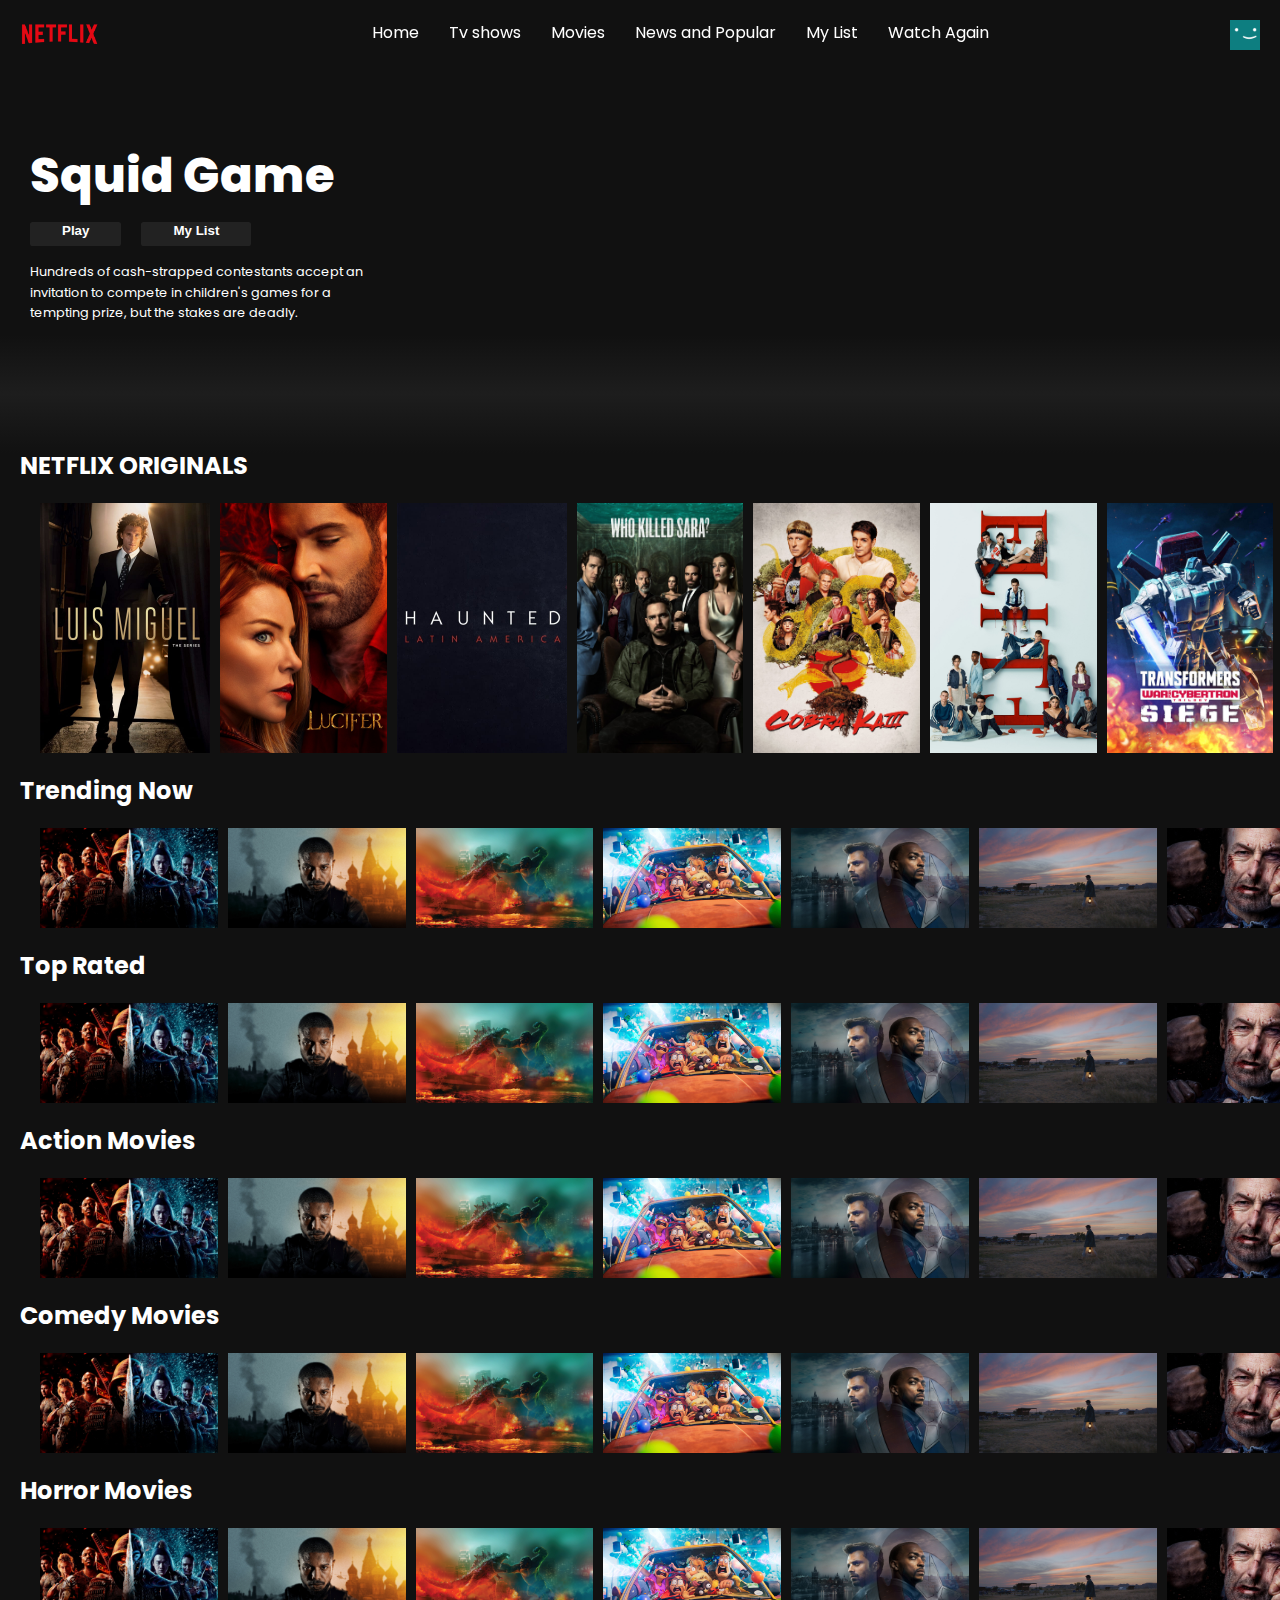
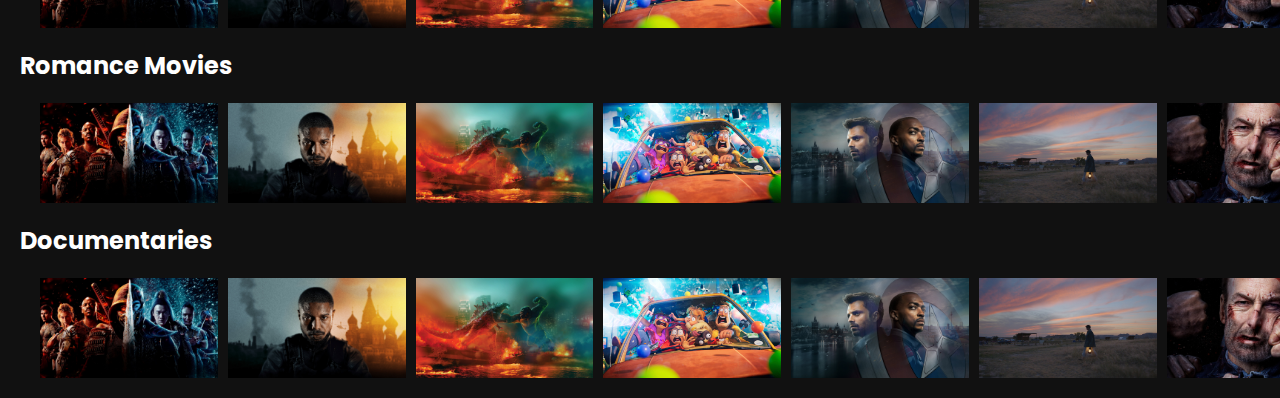
<file: index.html>
<!DOCTYPE html>
<html>
<head>
	<meta charset="utf-8">
	<meta name="viewport" content="width=device-width, initial-scale=1">
	<title>Netflix Clone</title>
	<link rel="stylesheet" type="text/css" href="styles.css">
	<link rel="preconnect" href="https://fonts.googleapis.com">
<link rel="preconnect" href="https://fonts.gstatic.com" crossorigin>
<link href="https://fonts.googleapis.com/css2?family=Poppins:wght@400;500;700&display=swap" rel="stylesheet">
</head>
<body>
	<!-- https://images.wallpapersden.com/image/download/official-squid-game_bWVlZmWUmZqaraWkpJRnZmtmrWZnZmo.jpg -->
	<div class="nav" id="nav">
		<img src="images/netflix-logo.png" class="nav_logo">
		<div class="menu">
		<p class="navi">Home</p>
		<p class="navi">Tv shows</p>
		<p class="navi">Movies</p>
		<p class="navi">News and Popular</p>
		<p class="navi">My List</p>
		<p class="navi">Watch Again</p>
	</div>

		<img src="images/netflix-avatar.png" class="nav_avatar">


	</div>

	<div class="banner">
		<div class="banner_contents">
			<h1 class="banner_title">Squid Game</h1>
			<div class="banner_buttons">
				<button class="banner_button">Play</button>
				<button class="banner_button">My List</button>
				
			</div>
			<div class="banner_description">
				Hundreds of cash-strapped contestants accept an invitation to compete in children's games for a tempting prize, but the stakes are deadly.
				
			</div>
			
		</div>
		<div class="banner_fadebottom">
			
		</div>
	</div>
	<div class="row">
		<h2>NETFLIX ORIGINALS</h2>
		<div class="row_card">
			<img src="images/large-movie1.jpg" class="row_cards row_largecard">
			<img src="images/large-movie2.jpg" class="row_cards row_largecard">
			<img src="images/large-movie3.jpg" class="row_cards row_largecard">
			<img src="images/large-movie4.jpg" class="row_cards row_largecard">
			<img src="images/large-movie5.jpg" class="row_cards row_largecard">
			<img src="images/large-movie6.jpg" class="row_cards row_largecard">
			<img src="images/large-movie7.jpg" class="row_cards row_largecard">
			<img src="images/large-movie8.jpg" class="row_cards row_largecard">
			<img src="images/large-movie1.jpg" class="row_cards row_largecard">
			<img src="images/large-movie2.jpg" class="row_cards row_largecard">
			<img src="images/large-movie3.jpg" class="row_cards row_largecard">
			<img src="images/large-movie4.jpg" class="row_cards row_largecard">
			<img src="images/large-movie5.jpg" class="row_cards row_largecard">
			<img src="images/large-movie6.jpg" class="row_cards row_largecard">
			<img src="images/large-movie7.jpg" class="row_cards row_largecard">
			<img src="images/large-movie8.jpg" class="row_cards row_largecard">
			
		</div>
	</div>

	<div class="row">
		<h2>Trending Now</h2>
		<div class="row_card">
			<img src="images/small-movie1.jpg" class="row_cards">
			<img src="images/small-movie2.jpg" class="row_cards ">
			<img src="images/small-movie3.jpg" class="row_cards ">
			<img src="images/small-movie4.jpg" class="row_cards ">
			<img src="images/small-movie5.jpg" class="row_cards ">
			<img src="images/small-movie6.jpg" class="row_cards">
			<img src="images/small-movie7.jpg" class="row_cards">
			<img src="images/small-movie8.jpg" class="row_cards">
			<img src="images/small-movie1.jpg" class="row_cards">
			<img src="images/small-movie2.jpg" class="row_cards ">
			<img src="images/small-movie3.jpg" class="row_cards ">
			<img src="images/small-movie4.jpg" class="row_cards ">
			<img src="images/small-movie5.jpg" class="row_cards ">
			<img src="images/small-movie6.jpg" class="row_cards">
			<img src="images/small-movie7.jpg" class="row_cards">
			<img src="images/small-movie8.jpg" class="row_cards">
			
		</div>
	</div>

	<div class="row">
		<h2>Top Rated</h2>
		<div class="row_card">
			<img src="images/small-movie1.jpg" class="row_cards">
			<img src="images/small-movie2.jpg" class="row_cards ">
			<img src="images/small-movie3.jpg" class="row_cards ">
			<img src="images/small-movie4.jpg" class="row_cards ">
			<img src="images/small-movie5.jpg" class="row_cards ">
			<img src="images/small-movie6.jpg" class="row_cards">
			<img src="images/small-movie7.jpg" class="row_cards">
			<img src="images/small-movie8.jpg" class="row_cards">
			<img src="images/small-movie1.jpg" class="row_cards">
			<img src="images/small-movie2.jpg" class="row_cards ">
			<img src="images/small-movie3.jpg" class="row_cards ">
			<img src="images/small-movie4.jpg" class="row_cards ">
			<img src="images/small-movie5.jpg" class="row_cards ">
			<img src="images/small-movie6.jpg" class="row_cards">
			<img src="images/small-movie7.jpg" class="row_cards">
			<img src="images/small-movie8.jpg" class="row_cards" >
			
		</div>
	</div>

	<div class="row">
		<h2>Action Movies</h2>
		<div class="row_card">
			<img src="images/small-movie1.jpg" class="row_cards">
			<img src="images/small-movie2.jpg" class="row_cards ">
			<img src="images/small-movie3.jpg" class="row_cards ">
			<img src="images/small-movie4.jpg" class="row_cards ">
			<img src="images/small-movie5.jpg" class="row_cards ">
			<img src="images/small-movie6.jpg" class="row_cards">
			<img src="images/small-movie7.jpg" class="row_cards">
			<img src="images/small-movie8.jpg" class="row_cards">
			<img src="images/small-movie1.jpg" class="row_cards">
			<img src="images/small-movie2.jpg" class="row_cards ">
			<img src="images/small-movie3.jpg" class="row_cards ">
			<img src="images/small-movie4.jpg" class="row_cards ">
			<img src="images/small-movie5.jpg" class="row_cards ">
			<img src="images/small-movie6.jpg" class="row_cards">
			<img src="images/small-movie7.jpg" class="row_cards">
			<img src="images/small-movie8.jpg" class="row_cards" >
			
		</div>
	</div>

	<div class="row">
		<h2>Comedy Movies</h2>
		<div class="row_card">
			<img src="images/small-movie1.jpg" class="row_cards">
			<img src="images/small-movie2.jpg" class="row_cards ">
			<img src="images/small-movie3.jpg" class="row_cards ">
			<img src="images/small-movie4.jpg" class="row_cards ">
			<img src="images/small-movie5.jpg" class="row_cards ">
			<img src="images/small-movie6.jpg" class="row_cards">
			<img src="images/small-movie7.jpg" class="row_cards">
			<img src="images/small-movie8.jpg" class="row_cards">
			<img src="images/small-movie1.jpg" class="row_cards">
			<img src="images/small-movie2.jpg" class="row_cards ">
			<img src="images/small-movie3.jpg" class="row_cards ">
			<img src="images/small-movie4.jpg" class="row_cards ">
			<img src="images/small-movie5.jpg" class="row_cards ">
			<img src="images/small-movie6.jpg" class="row_cards">
			<img src="images/small-movie7.jpg" class="row_cards">
			<img src="images/small-movie8.jpg" class="row_cards" >
			
		</div>
	</div>

	<div class="row">
		<h2>Horror Movies</h2>
		<div class="row_card">
			<img src="images/small-movie1.jpg" class="row_cards">
			<img src="images/small-movie2.jpg" class="row_cards ">
			<img src="images/small-movie3.jpg" class="row_cards ">
			<img src="images/small-movie4.jpg" class="row_cards ">
			<img src="images/small-movie5.jpg" class="row_cards ">
			<img src="images/small-movie6.jpg" class="row_cards">
			<img src="images/small-movie7.jpg" class="row_cards">
			<img src="images/small-movie8.jpg" class="row_cards">
			<img src="images/small-movie1.jpg" class="row_cards">
			<img src="images/small-movie2.jpg" class="row_cards ">
			<img src="images/small-movie3.jpg" class="row_cards ">
			<img src="images/small-movie4.jpg" class="row_cards ">
			<img src="images/small-movie5.jpg" class="row_cards ">
			<img src="images/small-movie6.jpg" class="row_cards">
			<img src="images/small-movie7.jpg" class="row_cards">
			<img src="images/small-movie8.jpg" class="row_cards" >
			
		</div>
	</div>

	<div class="row">
		<h2>Romance Movies</h2>
		<div class="row_card">
			<img src="images/small-movie1.jpg" class="row_cards">
			<img src="images/small-movie2.jpg" class="row_cards ">
			<img src="images/small-movie3.jpg" class="row_cards ">
			<img src="images/small-movie4.jpg" class="row_cards ">
			<img src="images/small-movie5.jpg" class="row_cards ">
			<img src="images/small-movie6.jpg" class="row_cards">
			<img src="images/small-movie7.jpg" class="row_cards">
			<img src="images/small-movie8.jpg" class="row_cards">
			<img src="images/small-movie1.jpg" class="row_cards">
			<img src="images/small-movie2.jpg" class="row_cards ">
			<img src="images/small-movie3.jpg" class="row_cards ">
			<img src="images/small-movie4.jpg" class="row_cards ">
			<img src="images/small-movie5.jpg" class="row_cards ">
			<img src="images/small-movie6.jpg" class="row_cards">
			<img src="images/small-movie7.jpg" class="row_cards">
			<img src="images/small-movie8.jpg" class="row_cards" >
			
		</div>
	</div>

	<div class="row">
		<h2>Documentaries</h2>
		<div class="row_card">
			<img src="images/small-movie1.jpg" class="row_cards">
			<img src="images/small-movie2.jpg" class="row_cards ">
			<img src="images/small-movie3.jpg" class="row_cards ">
			<img src="images/small-movie4.jpg" class="row_cards ">
			<img src="images/small-movie5.jpg" class="row_cards ">
			<img src="images/small-movie6.jpg" class="row_cards">
			<img src="images/small-movie7.jpg" class="row_cards">
			<img src="images/small-movie8.jpg" class="row_cards">
			<img src="images/small-movie1.jpg" class="row_cards">
			<img src="images/small-movie2.jpg" class="row_cards ">
			<img src="images/small-movie3.jpg" class="row_cards ">
			<img src="images/small-movie4.jpg" class="row_cards ">
			<img src="images/small-movie5.jpg" class="row_cards ">
			<img src="images/small-movie6.jpg" class="row_cards">
			<img src="images/small-movie7.jpg" class="row_cards">
			<img src="images/small-movie8.jpg" class="row_cards" >
			
		</div>
	</div>

	<script type="text/javascript">
		const nav = document.getElementById('nav');
		window.addEventListener('scroll',() => {
			if(window.scrollY >= 100){
				nav.classList.add('nav_black');

			}else{
				nav.classList.remove('nav_black');
			}
		});
	</script>




</body>
</html>
</file>
<file: styles.css>
*{
	margin: 0;
	box-sizing: border-box;

}

body{
	font-family: 'Poppins', sans-serif;
	background-color: #111;
}


.row_cards{
	width: 100%;
	object-fit: contain;
	max-height: 100px;
	margin-right: 10px;
	transition: transform 450ms;
}

.row_card{
	display: flex;
	overflow-y: hidden;
	overflow-x: scroll;
	padding: 20px;
}


.row_cards:hover{
	transform: scale(1.08);
}

.row_card::-webkit-scrollbar{
	 display: none;
}


.row_largecard{
	max-height: 250px;

}

.row_largecard:hover{
		transform: scale(1.09);

}

.row{
	color: white;
	margin-left: 20px;
}

.banner{
	background-image: url(https://images.wallpapersden.com/image/download/official-squid-game_bWVlZmWUmZqaraWkpJRnZmtmrWZnZmo.jpg);
	background-size: cover;
	background-position: center center;
	color: white;
	height: 448px;
}

.banner_contents{
	margin-left:30px ;
	padding-top: 140px;
	height: 190px;

}

.banner_title{
	font-size: 3rem;
	font-weight: 800;
	padding-bottom: 0.3rem;
}

.banner_description{
	width: 45rem;
	line-height: 1.3rem;
	padding-top: 1rem ;
	font-size: 0.8rem;
	max-width: 360px;
	height: 180px;
}

.banner_button{
	cursor: pointer;
	color: #fff;
	outline: none;
	border: none;
	font-weight: 700;
	border-radius: 0.2vw;
	padding-left: 2rem;
	padding-right: 2rem;
	margin-right:1rem ;
	padding-bottom: 0.5rem;
	background-color: rgba(51,51,51,0.5) ;


}

.banner_button:hover{
	color: black;
	background-color: #e6e6e6;
	transition: all 0.2s;
}

.banner_fadebottom{
	margin-top: 145px;
	height: 7.4rem;
	background-image: linear-gradient(180deg, transparent, rgba(37,37,37,0.61), #111);
}

.nav_logo{
	width: 80px;
	object-fit: contain;
}

.nav_avatar{
	width: 30px;
	object-fit: contain;
}

.navi{
	padding-left: 30px;
}

.nav{
	position: fixed;
	top: 0;
	width:100% ;
	display: flex;
	padding: 20px;
	z-index: 1;
	transition-timing-function:ease-in ;
	transition: all 0.5s;
	color: white;
	justify-content: space-between;
}

.nav_black{
	background-color: #111;

}


.menu{
	display: flex;
</file>
